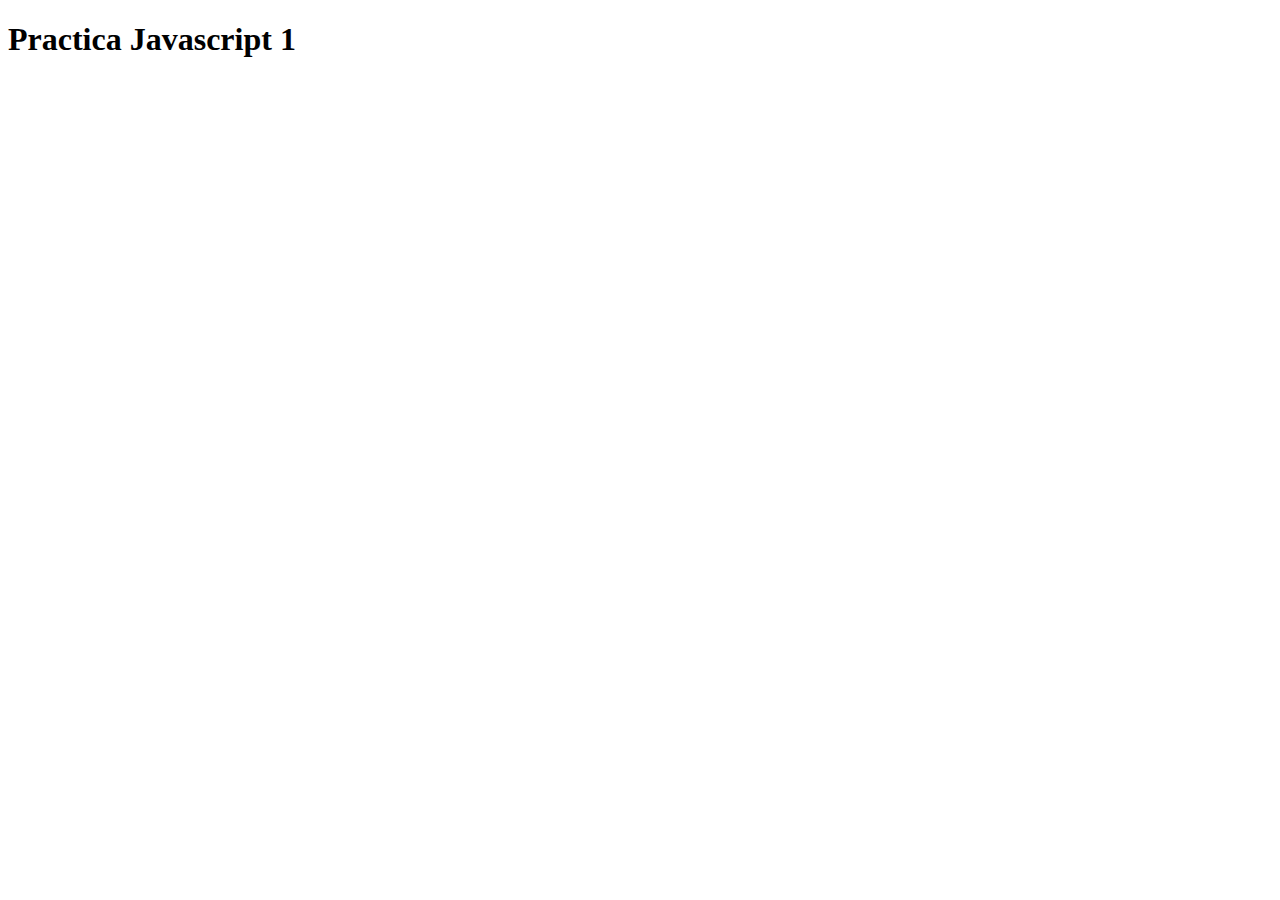
<file: Javascript/js1.html>
<!DOCTYPE html>
<html lang="en">
<head>
    <meta charset="UTF-8">
    <meta http-equiv="X-UA-Compatible" content="IE=edge">
    <meta name="viewport" content="width=device-width, initial-scale=1.0">
    <title>Practica Javascript 1</title>
</head>
<body>
    <script src="./js1.js"></script>
    <h1>Practica Javascript 1</h1>

</body>
</html>
</file>
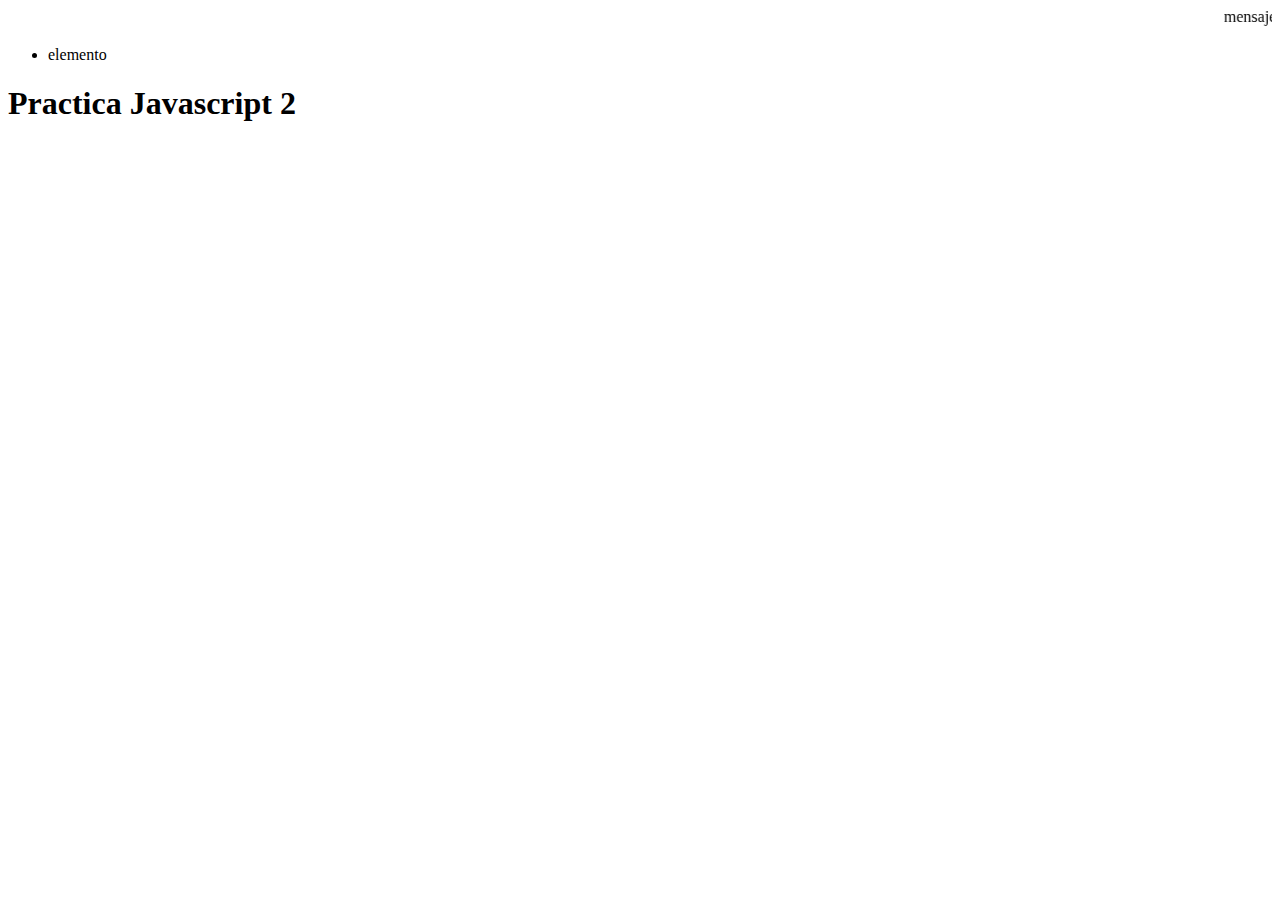
<file: Javascript/js2.html>
<!DOCTYPE html>
<html lang="en">
<head>
    <meta charset="UTF-8">
    <meta http-equiv="X-UA-Compatible" content="IE=edge">
    <meta name="viewport" content="width=device-width, initial-scale=1.0">
    <title>Practica Javascript 2</title>
</head>
<body>
    <script src="./js2.js"></script>
    <h1>Practica Javascript 2</h1>

</body>
</html>
</file>
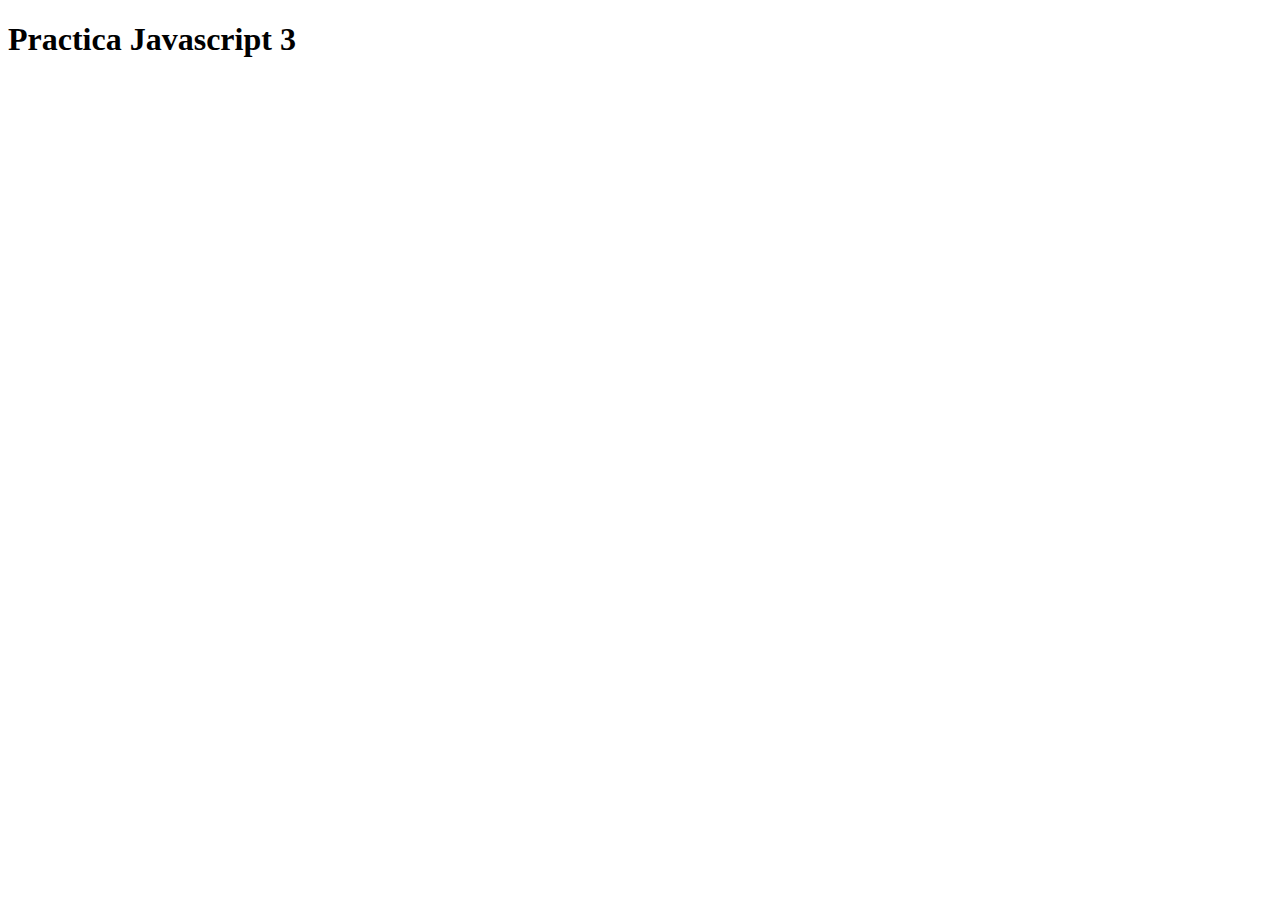
<file: Javascript/js3.html>
<!DOCTYPE html>
<html lang="en">
<head>
    <meta charset="UTF-8">
    <meta http-equiv="X-UA-Compatible" content="IE=edge">
    <meta name="viewport" content="width=device-width, initial-scale=1.0">
    <title>Practica Javascript 3</title>
</head>
<body>
    <script src="./js3.js"></script>
    <h1>Practica Javascript 3</h1>
</body>
</html>
</file>
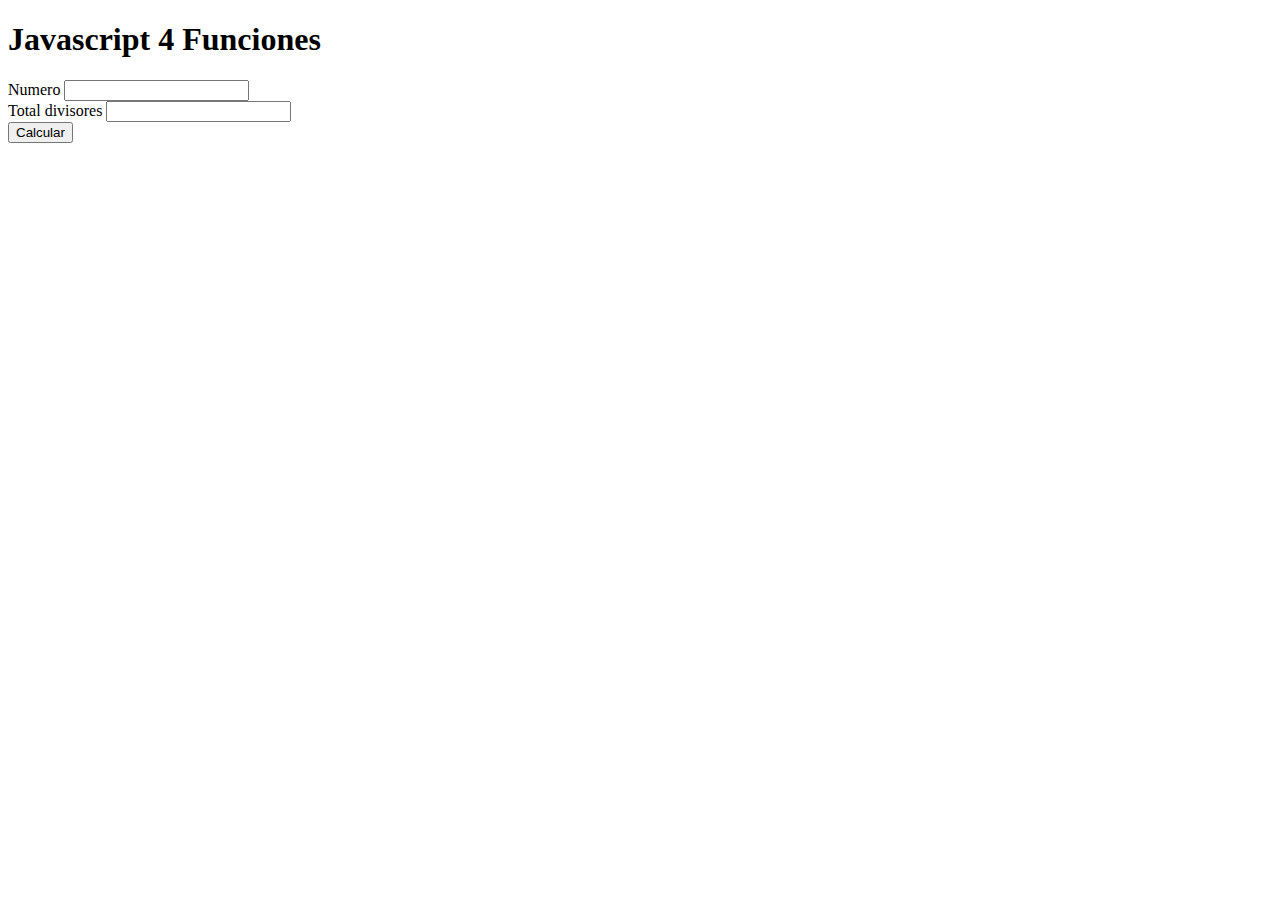
<file: Javascript/js4.html>
<!DOCTYPE html>
<html lang="en">
<head>
    <meta charset="UTF-8">
    <meta http-equiv="X-UA-Compatible" content="IE=edge">
    <meta name="viewport" content="width=device-width, initial-scale=1.0">
    <title>Javascript 4</title>
</head>
<body>
    <script src="./js4.js"></script>
    <h1>Javascript 4 Funciones</h1>
    <div>
        <div>
            <label for="num">Numero</label>
            <input type="text" name="num" id="num">
        </div>

        <div>
            <label for="resul">Total divisores</label>
            <input type="text" name="resul" id="resul">
        </div>

        <div>
            <button onclick="calcular()">Calcular</button>
        </div>
        
    </div>
</body>
</html>
</file>
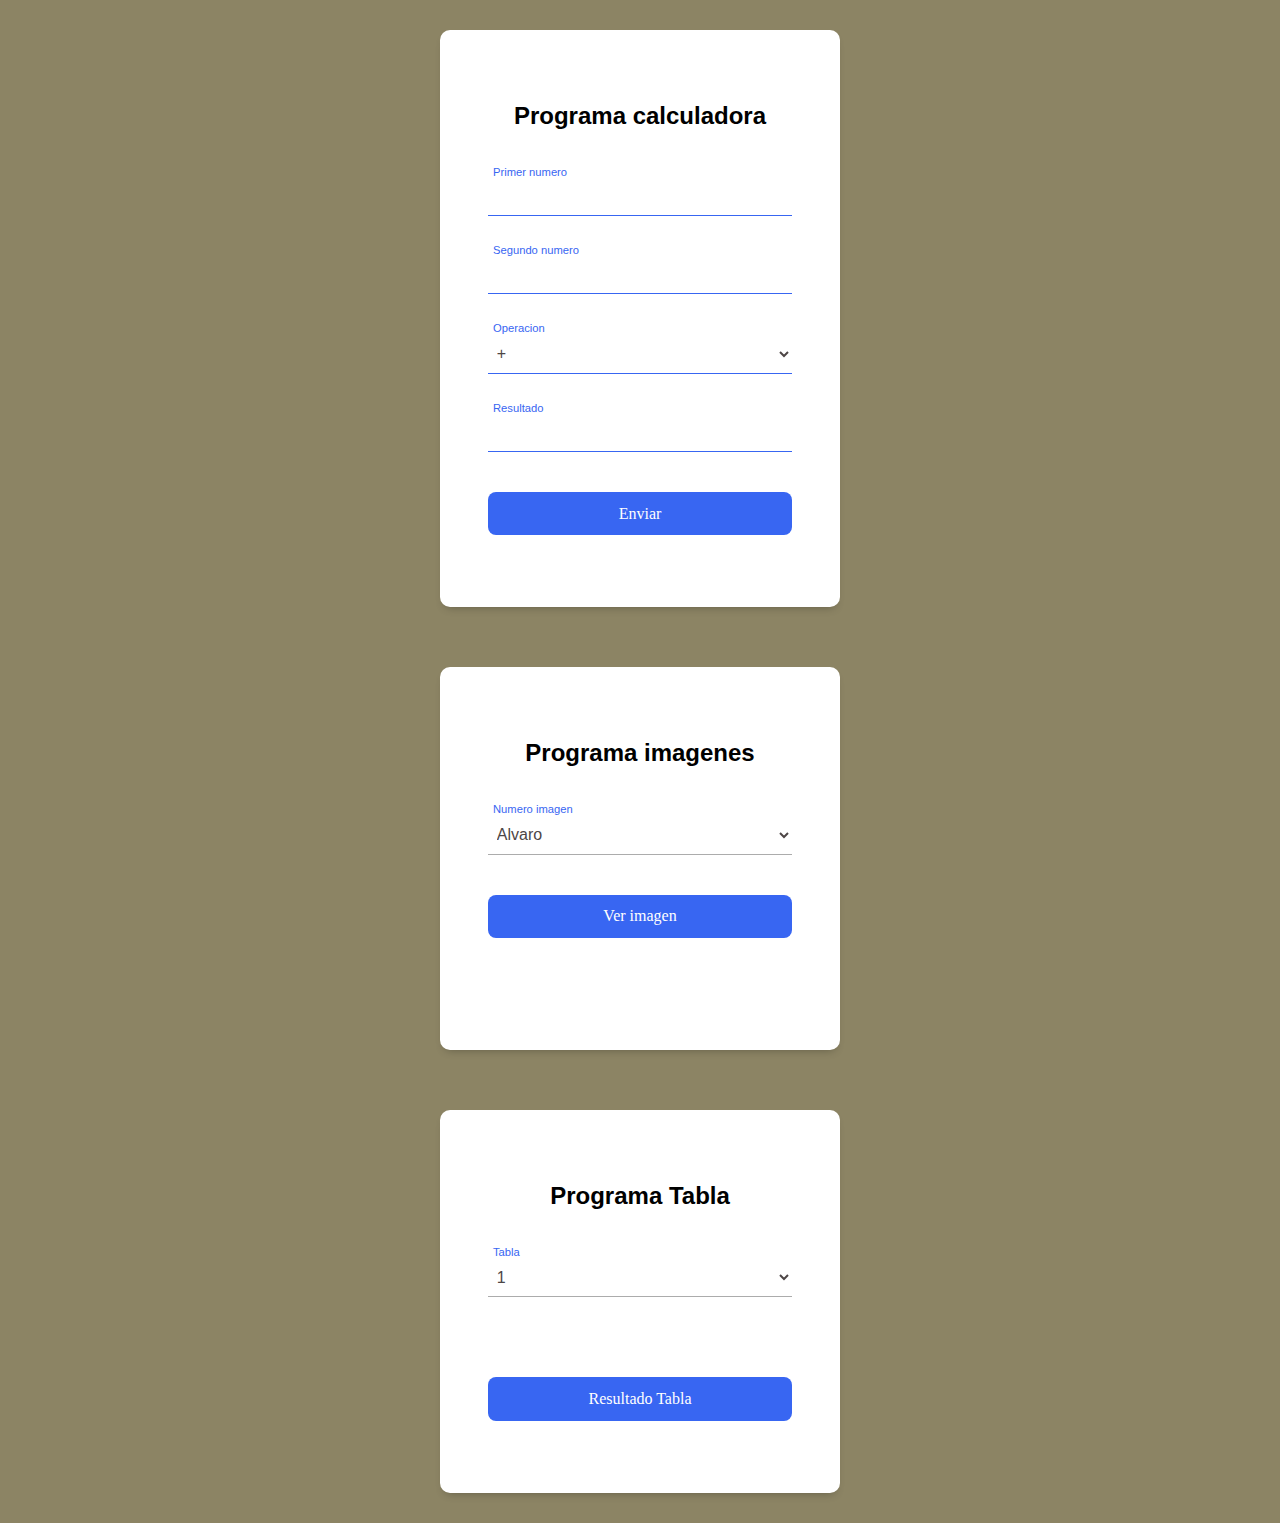
<file: Javascript/js5.html>
<!DOCTYPE html>
<html lang="en">
<head>
    <meta charset="UTF-8">
    <meta http-equiv="X-UA-Compatible" content="IE=edge">
    <meta name="viewport" content="width=device-width, initial-scale=1.0">
    <link rel="stylesheet" href="./css/js5.css">
    <title>Calculadora</title>
</head>
<body>
    <script src="./js5.js"></script>

    <section class="formulario">
        <div class="form">
            <p class="form__paragraph"><h2>Programa calculadora</h2></p>

            <div class="form__container">

                <div class="form__group">
                    <input type="number" class="form__input" name="primer_numero" id="primer_numero">
                    <label for="primer_numero" class="form__label">Primer numero</label>
                    <span class="form__line"></span>
                </div>

                <div class="form__group">
                    <input type="number" class="form__input" name="segundo_numero" id="segundo_numero">
                    <label for="segundo_numero" class="form__label">Segundo numero</label>
                    <span class="form__line"></span>
                </div>

                <div class="form__group">
                    
                    <select name="operacion" id="operacion" class="form__input">
                        <option value="+">+</option>
                        <option value="-">-</option>
                        <option value="*">*</option>
                        <option value="/">/</option>
                    </select>
                    <label for="primer_numero" class="form__label">Operacion</label>
                    <span class="form__line"></span>
                </div>

                <div class="form__group">
                    <input type="number" name="resultado" id="resultado" class="form__input" disabled>
                    <label for="resultado" class="form__label">Resultado</label>
                    <span class="form__line"></span>


                </div>
               

                <input type="submit" class="form__submit" value="Enviar" onclick="calcular()">
                <!-- <button onclick="calcular()">Calcular</button> -->
            </div>
        </div>
    </section>

   

    <section class="formulario">
        <div class="form">
            <p class="form__paragraph"><h2>Programa imagenes</h2></p>

            <div class="form__container">

                <div class="form__group">
                    <select name="num_img" id="num_img" class="form__input">
                        <option value="Alvaro">Alvaro</option>
                        <option value="Gustavo">Gustavo</option>
                        <option value="Roberto">Roberto</option>
                        <option value="Santiago">Santiago</option>
                        <option value="Santiago Travela">Santiago Travela</option>
                    </select>
                    <label for="" class="form__label">Numero imagen</label>
                    
                </div>
        
                <input type="submit" value="Ver imagen" onclick="verImagen()" class="form__submit"></input>
        
                <div class="imagen_container">
                </div>

                
            </div>
        </div>
    </section>


    <section class="formulario">
        <div class="form">
            <p class="form__paragraph"><h2>Programa Tabla</h2></p>

            <div class="form__container">

                <div class="form__group">
                    
                    <select name="tabla" id="tabla"  class="form__input">
                        <option value="1">1</option>
                        <option value="2">2</option>
                        <option value="3">3</option>
                        <option value="4">4</option>
                        <option value="5">5</option>
                        <option value="6">6</option>
                        <option value="7">7</option>
                        <option value="8">8</option>
                        <option value="9">9</option>
                        <option value="10">10</option>
                    </select>
                    <label for="tabla" class="form__label">Tabla</label>
                    
                </div>
        
                <div id="resultado_tabla"></div>
        
                <input type="submit" onclick="calcularTabla()" class="form__submit" value="Resultado Tabla"></input>


                
            </div>
        </div>
    </section>
   
 


</body>
</html>
</file>
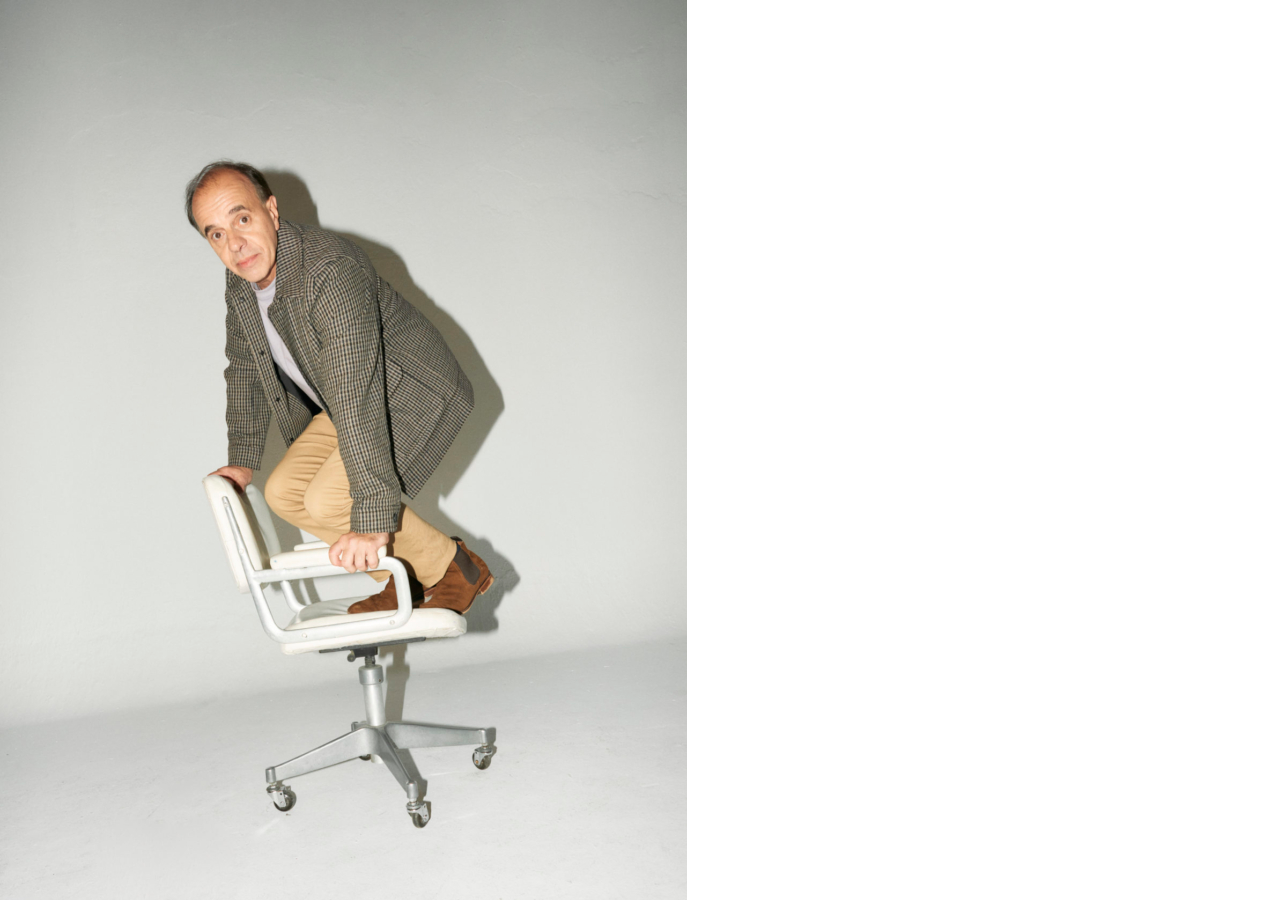
<file: Javascript/medicina.html>
<!DOCTYPE html>
<html lang="en">
<head>
    <meta charset="UTF-8">
    <meta http-equiv="X-UA-Compatible" content="IE=edge">
    <meta name="viewport" content="width=device-width, initial-scale=1.0">
    <link rel="stylesheet" href="./css/medicina.css">
    <title>Medicina</title>
</head>
<body>
    <script src="./medicina.js"></script>
    
</body>
</html>
</file>
<file: Javascript/css/js5.css>
* {
    margin: 0;
    padding: 0;
    box-sizing: border-box;
}

body {
    font-family: 'Helvetica';
}

.form{
    background-color: #fff;
    margin: auto;
    width: 90%;
    max-width: 400px;
    padding: 4.5em 3em;
    border-radius: 10px;
    box-shadow: 0 5px 10px -5px rgb(0 0 0 / 30%);
    text-align: center;
    font-family: 'Helvetica';
  }
  
  .form__title{
    font-size: 2rem;
    margin-bottom: .5em;
  }
  
  .form__paragraph{
    font-weight: 300;
  }
  
  .form__container{
    margin-top: 3em;
    display: grid;
    gap: 2.5em;
  }
  
  .form__group{
    position: relative;
    --color: #5757577e;
  }
  
  .form__input{
    width: 100%;
    background: none;
    color: #706c6c;
    font-size: 1rem;
    padding: .6em .3em;
    border: none;
    outline: none;
    border-bottom: 1px solid var(--color);
    font-family: 'Helvetica';
  }
  
  .form__input:not(:placeholder-shown){
    color: #4d4646;
  }
  
  .form__input:focus + .form__label,
  .form__input:not(:placeholder-shown) + .form__label{
    transform: translateY(-12px) scale(.7);
    transform-origin: left top;
    color: #3866f2;
  }
  
  .form__label{
    color: var(--color);
    cursor:auto;
    position: absolute;
    top: 0;
    left: 5px;
    transform: translateY(10px);
    transition: transform .5s, color .3s;
  }
  
  .form__submit{
    background-color: #3866f2;
    color: #fff;
    font-family: 'Roboto';
    font-weight: 300;
    font-size: 1rem;
    padding: .8em 0;
    border: none;
    border-radius: .5em;
    cursor: pointer;
  }
  
  .form__line{
    position: absolute;
    bottom: 0;
    left: 0;
    width: 100%;
    height: 1px;
    background-color: #3866f2;
    transform: scale(0);
    transform: left bottom;
    transition: transform .4s;
  }
  
  .form__input:focus ~ .form__line,
  .form__input:not(:placeholder-shown) ~ .form__line{
    transform: scale(1);
  }
  
  .formulario{
    background-color: #8c8464;
    width: 100vw;
    height: auto;
    padding: 30px;
  }

  .imagen_seleccionada{
    height: 440px;
    width: 300px;
    border: 1px solid black;
  }
</file>
<file: Javascript/css/medicina.css>
body {
    
    background-image: url(../img/alvaro.jpg);
    background-repeat: no-repeat;
}
</file>
